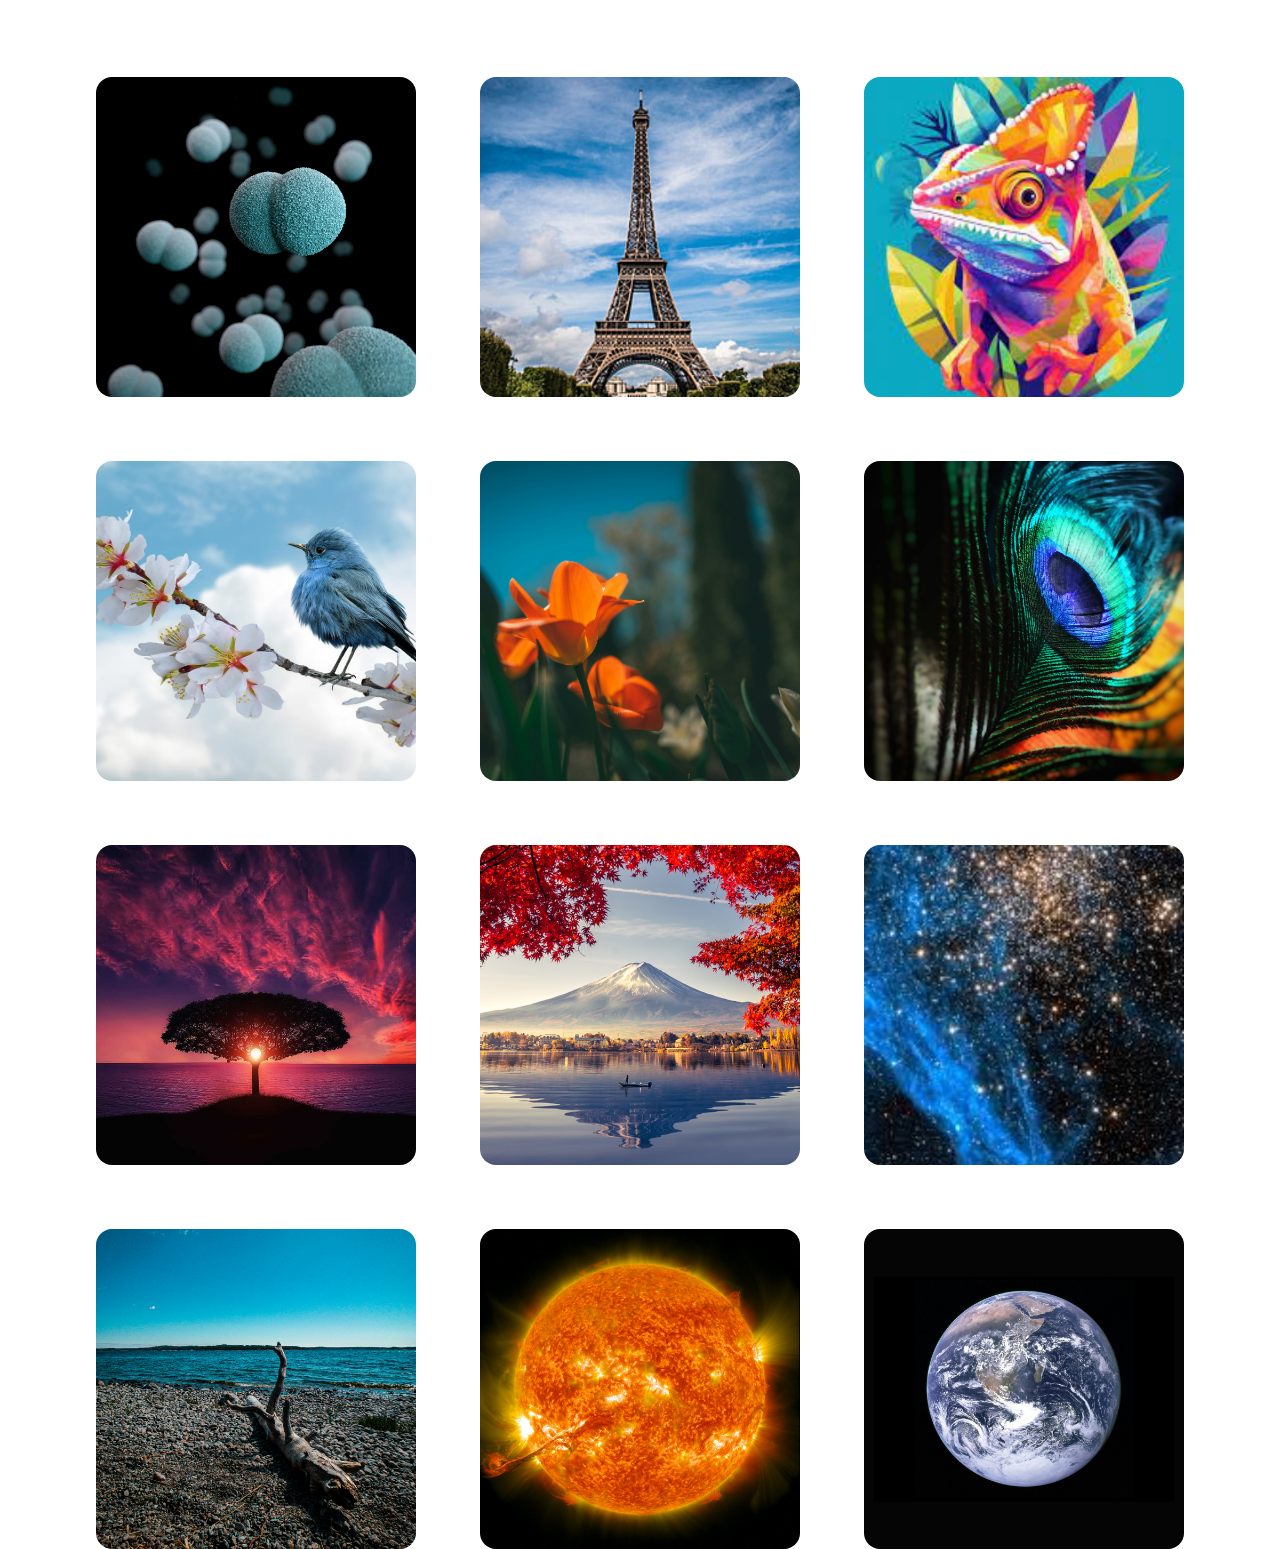
<file: task 2 Image Gallary/index.html>
<!DOCTYPE html>
<html lang="en">
<head>
    <meta charset="UTF-8">
    <meta name="viewport" content="width=device-width, initial-scale=1.0">
    <link rel="stylesheet" href="style.css">
    <title>Document</title>
</head>
<body>
    <div class="view">
        <img src="Images/4.jpg" alt="">
        <span>X</span>
    </div>
    <div class="container">  
            <img src="Images/1.jpg">
            <img src="Images/2.jpg">
            <img src="Images/3.jpg">
            <img src="Images/4.jpg">
            <img src="Images/5.jpg">
            <img src="Images/6.jpg">
            <img src="Images/7.jpg">
            <img src="Images/8.jpg">
            <img src="Images/9.jpg">
            <img src="Images/10.jpg">
            <img src="Images/11.jpg">
            <img src="Images/12.jpg">
    </div>
</body>
<!-- javascript code-->
<script>
    let images = document.querySelectorAll(".container img");
    let Viewimage = document.querySelector(".view");
    let Fullimage = document.querySelector(".view img");
    let closebtn = document.querySelector(".view span");
    for(let image of images)
    {
        image.addEventListener("click",function(e)
    {
        console.log(e);
        Viewimage.style.display = "flex";
        Fullimage.src = e.target.src;
    })
    }
    closebtn.addEventListener('click',function()
    {
        Viewimage.style.display = "none";
    })
    
</script>
</html>
</file>
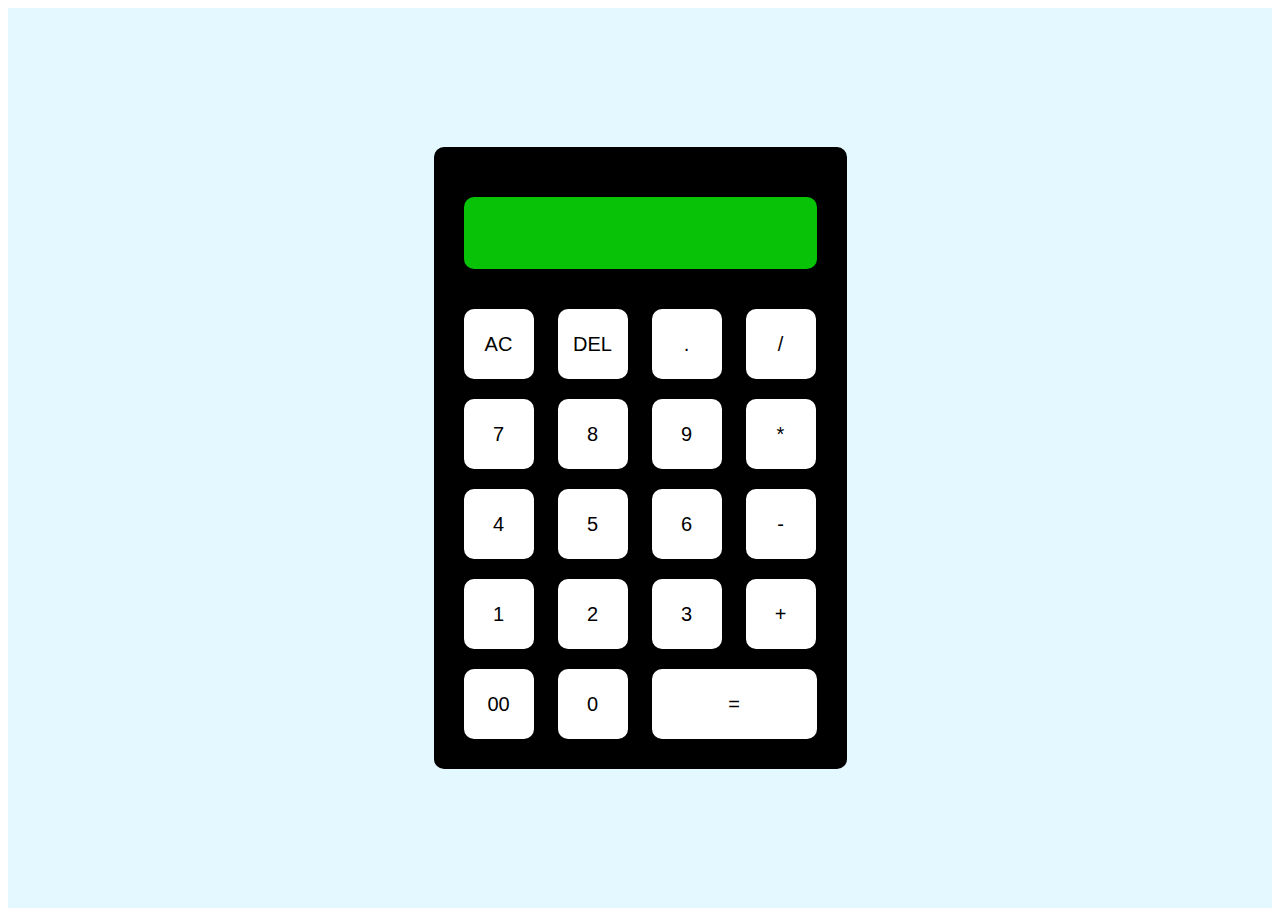
<file: Task 1 Calculator/calculater.html>
<!DOCTYPE html>
<html lang="en">
<head>
    <meta charset="UTF-8">
    <meta name="viewport" content="width=device-width, initial-scale=1.0">
    <link rel="stylesheet" href="calculater.css">
    <title>Document</title>
</head>
<body>
    <div class="container">
        <div class="calculater">
            <form>
                <div class="display">
                    <input type="text" name="display">
                </div>
                <div>
                    <input type="button" value="AC" onclick="display.value = '' " class="operator">
                    <input type="button" value="DEL" onclick="display.value = display.value.toString().slice(0,-1)" class="operator">
                    <input type="button" value="." onclick="display.value += '.' " class="operator">
                    <input type="button" value="/" onclick="display.value += '/' " class="operator">
                </div>
                <div>       
                    <input type="button" value="7" onclick="display.value += '7' ">
                    <input type="button" value="8" onclick="display.value += '8' ">
                    <input type="button" value="9" onclick="display.value += '9' ">
                    <input type="button" value="*" onclick="display.value += '*' " class="operator">
                </div>
                <div>
                    <input type="button" value="4" onclick="display.value += '4' ">
                    <input type="button" value="5" onclick="display.value += '5' ">
                    <input type="button" value="6" onclick="display.value += '6' ">
                    <input type="button" value="-" onclick="display.value += '-' " class="operator">
                </div>
                <div>
                    <input type="button" value="1" onclick="display.value += '1' ">
                    <input type="button" value="2" onclick="display.value += '2' ">
                    <input type="button" value="3" onclick="display.value += '3' ">
                    <input type="button" value="+" onclick="display.value += '+' " class="operator">
                </div>
                <div>
                    <input type="button" value="00" onclick="display.value += '00' ">
                    <input type="button" value="0" onclick="display.value += '0' ">
                    <input type="button" value="=" onclick="display.value = eval(display.value)" class="equal operator">
                </div>
            </form>
            
        </div>
    </div>
</body>
</html>
</file>
<file: task 2 Image Gallary/style.css>
*{
    padding: 0;
    margin: 0;
    box-sizing: border-box;
    font-family: sans-serif;
}

body{
    display: flex;
    align-items: center;
    justify-content: center;
    height: 100vh;
    width: 100vw;
}

.container
{
    width: 90%;
    height: 90%;
    display: flex;
    align-items: center;
    justify-content: center;
    flex-wrap: wrap;
}

.container img
{
    width: 20rem;
    height: 20rem;
    margin: 2rem;
    border-radius: 1rem;
    transition: 0.5s;
}

.container img:hover
{
    transform: scale(1.1);
}

.view
{
    position: fixed;
    z-index: 2;
    height: 100%;
    width: 100%;
    display: none;
    align-items: center;
    justify-content: center;
    background: rgb(0,0,0,0.8);
}

.view img
{
    height: 40rem;
    width: 40rem;
    border-radius: 2rem;
}

.view span
{
    color: white;
    font-size: 2rem;
    position: absolute;
    top: 2rem;
    right: 14rem;
    cursor: pointer;
}
</file>
<file: Task 1 Calculator/calculater.css>
.container
{
    width: 100%;
    height: 100vh;
    background-color: #e3f9ff;
    display: flex;
    align-items: center;
    justify-content: center;
}
.calculater
{
    background-color: rgb(0, 0, 0);
    padding: 20px;
    border-radius: 10px;
}
.calculater form input
{
    border: 0;
    outline: 0;
    width: 70px;
    height: 70px;
    border-radius: 10px;
    box-shadow: 3px 3px solid whitesmoke;
    background-color: #fff;
    font-size: 20px;
    color: rgb(0, 0, 0);
    cursor: pointer;
    margin: 10px;
}
form .display
{
    display: flex;
    justify-content: flex-end;
    margin: 20px 0; 
    
}
form .display input
{
    text-align: right;
    flex: 2;
    background-color: rgb(7, 194, 7);
    font-size: 45px;
}
form input.equal
{
    width: 165px;
}
form input.operator
{
    color: black;
}
</file>
